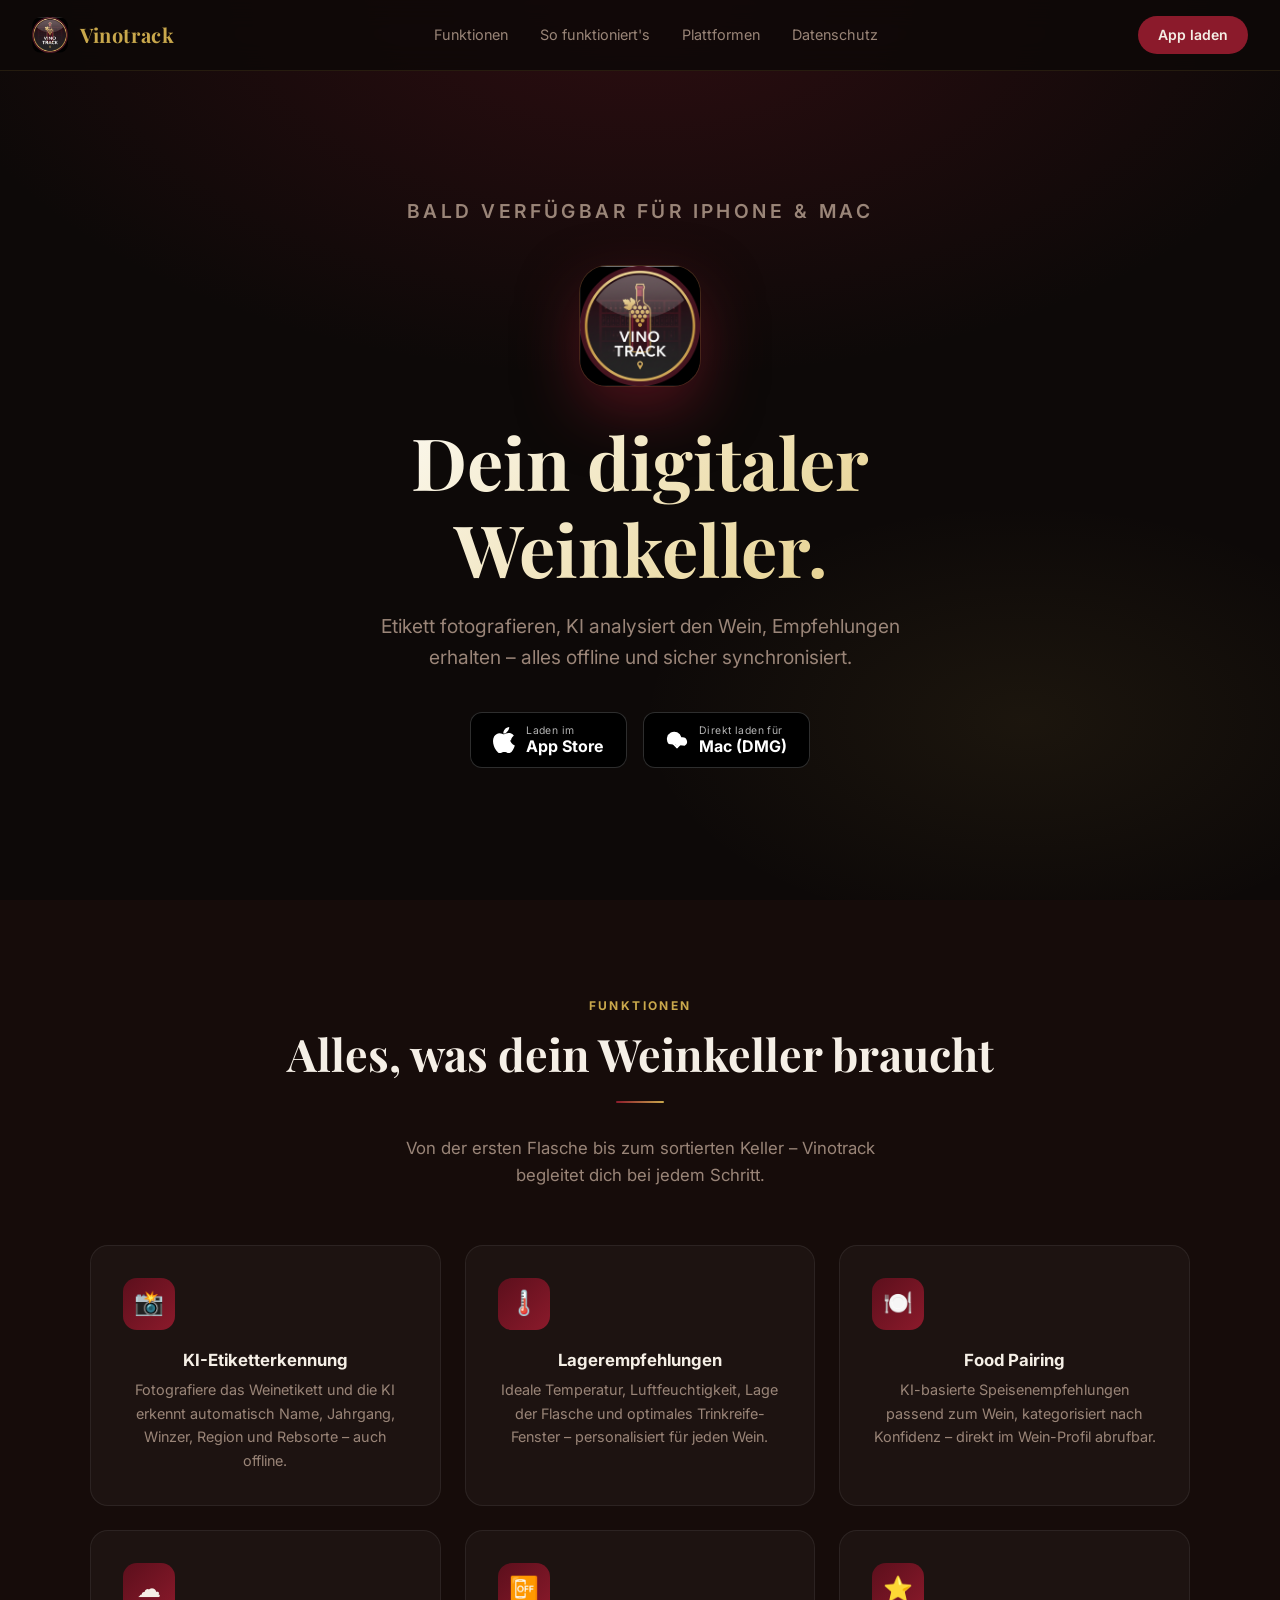
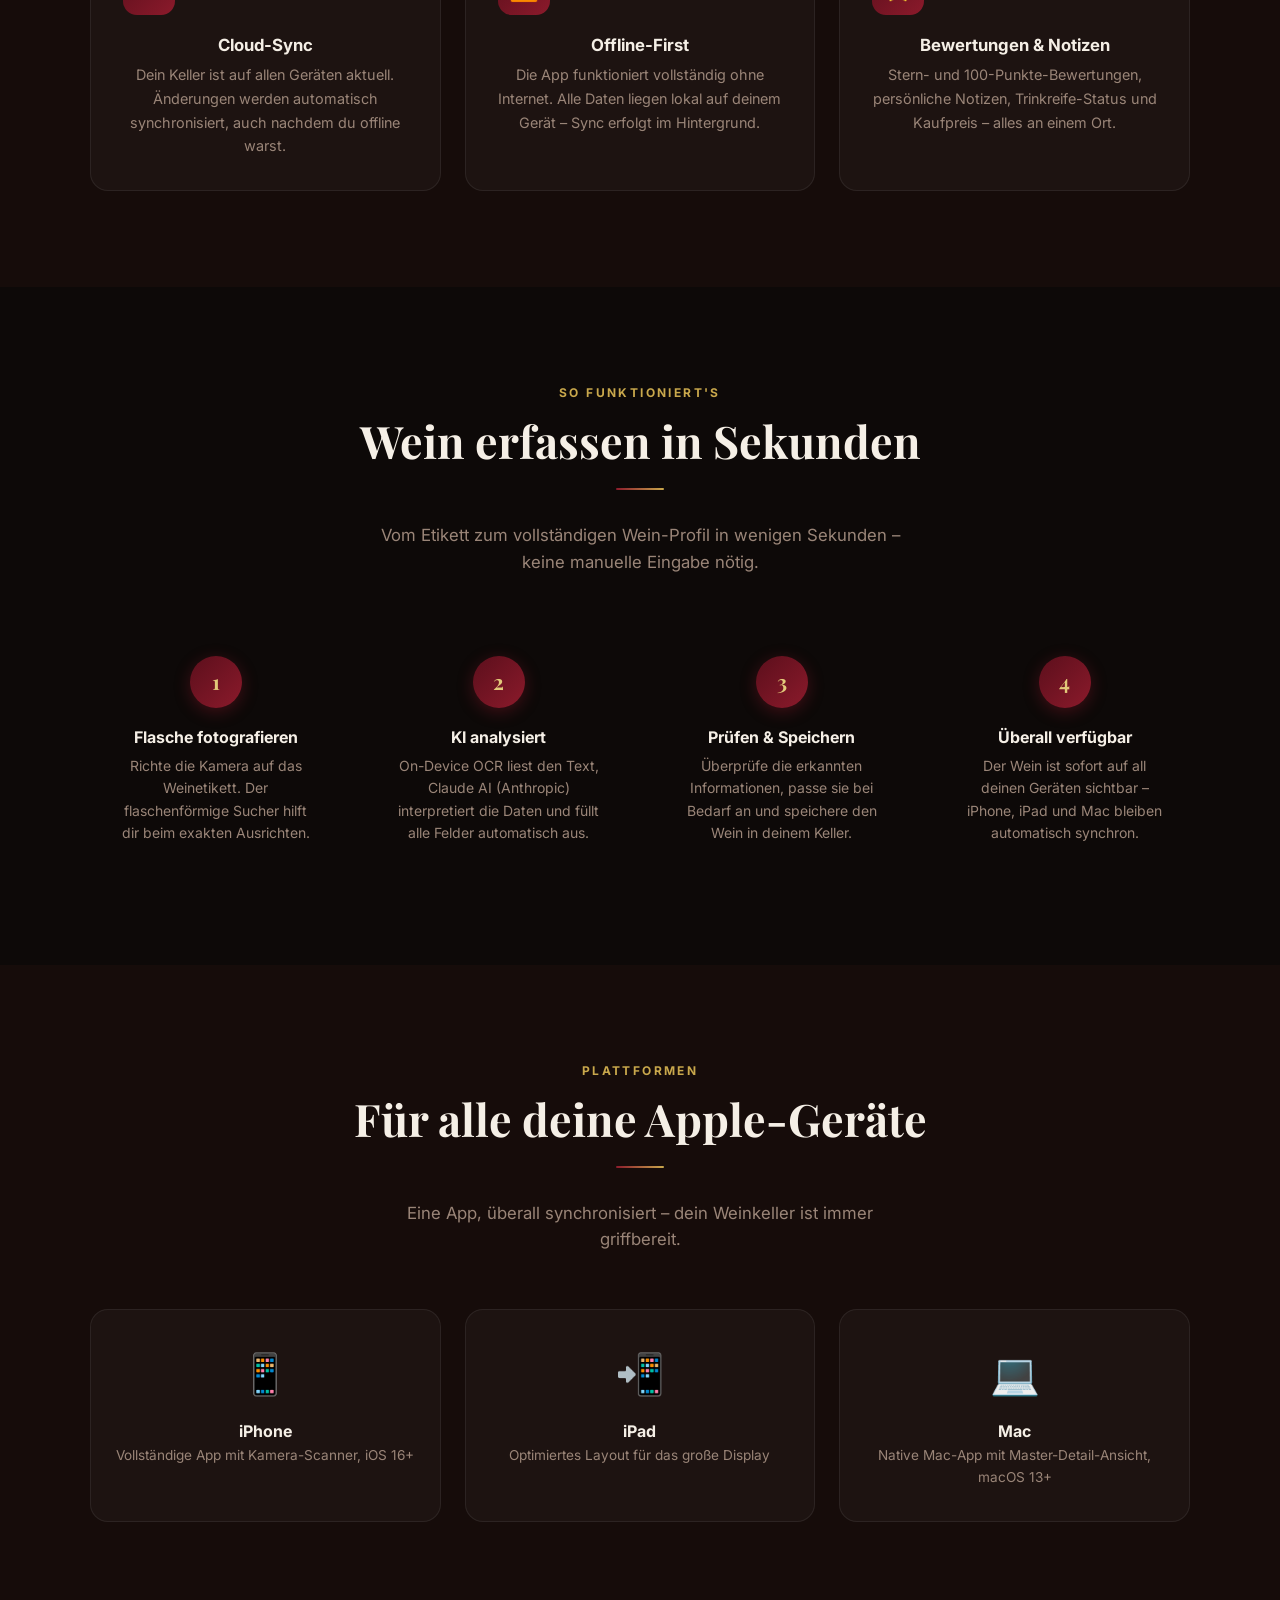
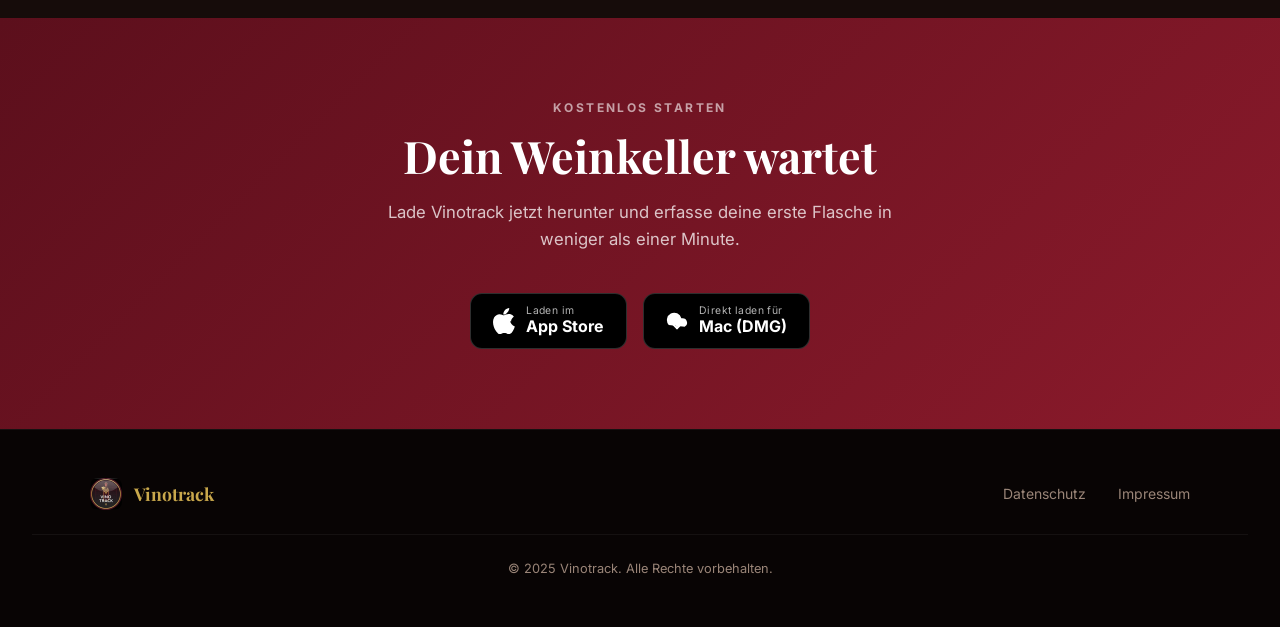
<file: index.html>
<!DOCTYPE html>
<html lang="de">
<head>
  <meta charset="UTF-8" />
  <meta name="viewport" content="width=device-width, initial-scale=1.0" />
  <title>Vinotrack – Dein KI-Weinkeller</title>
  <meta name="description" content="Vinotrack ist die smarte Weinverwaltungs-App mit KI-Etiketterkennung, Lagerempfehlungen, Food-Pairing und geräteübergreifendem Cloud-Sync. Für iPhone und Mac." />
  <meta name="theme-color" content="#8B1A2B" />

  <!-- Open Graph -->
  <meta property="og:type" content="website" />
  <meta property="og:url" content="https://vinotrack.de/" />
  <meta property="og:title" content="Vinotrack – Dein KI-Weinkeller" />
  <meta property="og:description" content="Weinflaschen scannen, KI-Empfehlungen erhalten, Keller verwalten. Für iPhone und Mac." />
  <meta property="og:image" content="https://vinotrack.de/assets/images/app-icon.png" />

  <!-- Fonts -->
  <link rel="preconnect" href="https://fonts.googleapis.com" />
  <link rel="preconnect" href="https://fonts.gstatic.com" crossorigin />
  <link href="https://fonts.googleapis.com/css2?family=Inter:wght@400;500;600;700&family=Playfair+Display:wght@700;800&display=swap" rel="stylesheet" />

  <link rel="icon" type="image/png" href="assets/images/app-icon.png" />
  <link rel="stylesheet" href="assets/css/style.css" />
</head>
<body>

  <!-- ── Navigation ─────────────────────────────────────────────────────── -->
  <nav>
    <a href="/" class="nav-brand">
      <img src="assets/images/app-icon.png" alt="Vinotrack Icon" />
      <span>Vinotrack</span>
    </a>
    <ul class="nav-links">
      <li><a href="#features">Funktionen</a></li>
      <li><a href="#how">So funktioniert's</a></li>
      <li><a href="#platforms">Plattformen</a></li>
      <li><a href="datenschutz.html">Datenschutz</a></li>
    </ul>
    <a href="#download" class="nav-cta">App laden</a>
  </nav>

  <!-- ── Hero ───────────────────────────────────────────────────────────── -->
  <section class="hero" id="home">
    <div class="hero-bg"></div>
    <div class="hero-content">
      <p class="hero-eyebrow">Bald verfügbar für iPhone & Mac</p>
      <img src="assets/images/app-icon.png" alt="Vinotrack App Icon" class="hero-icon" />
      <h1>Dein digitaler Weinkeller.</h1>
      <p>Etikett fotografieren, KI analysiert den Wein, Empfehlungen erhalten – alles offline und sicher synchronisiert.</p>
      <div class="store-badges" id="download">
        <!-- Ersetze # durch den echten App Store Link sobald verfügbar -->
        <a href="#" class="badge" aria-label="Im App Store laden">
          <svg width="22" height="26" viewBox="0 0 22 26" fill="white" xmlns="http://www.w3.org/2000/svg">
            <path d="M18.07 13.77c-.03-3.35 2.74-4.97 2.87-5.05-1.57-2.28-4-2.6-4.86-2.63-2.06-.21-4.03 1.22-5.08 1.22-1.05 0-2.67-1.19-4.39-1.16-2.25.04-4.33 1.31-5.49 3.31-2.34 4.07-.6 10.07 1.68 13.37 1.12 1.62 2.45 3.44 4.2 3.37 1.69-.07 2.33-1.09 4.38-1.09 2.05 0 2.63 1.09 4.42 1.06 1.82-.03 2.97-1.64 4.08-3.27.9-1.31 1.56-2.79 1.95-4.32-2.62-1.02-4.76-4.01-4.76-5.81zM14.75 3.9C15.72 2.73 16.37 1.1 16.19 0c-1.47.06-3.27.99-4.28 2.13-.94 1.08-1.77 2.73-1.55 4.31 1.61.12 3.27-.8 4.39-2.54z"/>
          </svg>
          <span class="badge-text">
            <small>Laden im</small>
            <strong>App Store</strong>
          </span>
        </a>
        <!-- Mac Direct Download (bis Mac App Store verfügbar) -->
        <a href=" https://github.com/ruehlingdaniel/vinotrack-webseite/releases/latest/download/Vinotrack-1.0.0-macOS.dmg" class="badge" aria-label="Für Mac herunterladen">
          <svg width="22" height="22" viewBox="0 0 24 24" fill="white" xmlns="http://www.w3.org/2000/svg">
            <path d="M20.39 18.39A5 5 0 0 0 18 9h-1.26A8 8 0 1 0 3 16.3"/>
            <polyline points="16 16 12 20 8 16" stroke="white" stroke-width="2" fill="none" stroke-linecap="round" stroke-linejoin="round"/>
            <line x1="12" y1="20" x2="12" y2="10" stroke="white" stroke-width="2" stroke-linecap="round"/>
          </svg>
          <span class="badge-text">
            <small>Direkt laden für</small>
            <strong>Mac (DMG)</strong>
          </span>
        </a>
      </div>
    </div>
  </section>

  <!-- ── Features ───────────────────────────────────────────────────────── -->
  <section id="features">
    <div class="container text-center">
      <p class="section-label">Funktionen</p>
      <h2 class="section-title">Alles, was dein Weinkeller braucht</h2>
      <div class="divider"></div>
      <p class="section-sub">Von der ersten Flasche bis zum sortierten Keller – Vinotrack begleitet dich bei jedem Schritt.</p>

      <div class="features-grid">
        <div class="feature-card">
          <div class="feature-icon">📸</div>
          <h3>KI-Etiketterkennung</h3>
          <p>Fotografiere das Weinetikett und die KI erkennt automatisch Name, Jahrgang, Winzer, Region und Rebsorte – auch offline.</p>
        </div>
        <div class="feature-card">
          <div class="feature-icon">🌡️</div>
          <h3>Lagerempfehlungen</h3>
          <p>Ideale Temperatur, Luftfeuchtigkeit, Lage der Flasche und optimales Trinkreife-Fenster – personalisiert für jeden Wein.</p>
        </div>
        <div class="feature-card">
          <div class="feature-icon">🍽️</div>
          <h3>Food Pairing</h3>
          <p>KI-basierte Speisenempfehlungen passend zum Wein, kategorisiert nach Konfidenz – direkt im Wein-Profil abrufbar.</p>
        </div>
        <div class="feature-card">
          <div class="feature-icon">☁️</div>
          <h3>Cloud-Sync</h3>
          <p>Dein Keller ist auf allen Geräten aktuell. Änderungen werden automatisch synchronisiert, auch nachdem du offline warst.</p>
        </div>
        <div class="feature-card">
          <div class="feature-icon">📴</div>
          <h3>Offline-First</h3>
          <p>Die App funktioniert vollständig ohne Internet. Alle Daten liegen lokal auf deinem Gerät – Sync erfolgt im Hintergrund.</p>
        </div>
        <div class="feature-card">
          <div class="feature-icon">⭐</div>
          <h3>Bewertungen & Notizen</h3>
          <p>Stern- und 100-Punkte-Bewertungen, persönliche Notizen, Trinkreife-Status und Kaufpreis – alles an einem Ort.</p>
        </div>
      </div>
    </div>
  </section>

  <!-- ── How it works ───────────────────────────────────────────────────── -->
  <section id="how">
    <div class="container text-center">
      <p class="section-label">So funktioniert's</p>
      <h2 class="section-title">Wein erfassen in Sekunden</h2>
      <div class="divider"></div>
      <p class="section-sub">Vom Etikett zum vollständigen Wein-Profil in wenigen Sekunden – keine manuelle Eingabe nötig.</p>

      <div class="steps">
        <div class="step">
          <div class="step-number">1</div>
          <h3>Flasche fotografieren</h3>
          <p>Richte die Kamera auf das Weinetikett. Der flaschenförmige Sucher hilft dir beim exakten Ausrichten.</p>
        </div>
        <div class="step">
          <div class="step-number">2</div>
          <h3>KI analysiert</h3>
          <p>On-Device OCR liest den Text, Claude AI (Anthropic) interpretiert die Daten und füllt alle Felder automatisch aus.</p>
        </div>
        <div class="step">
          <div class="step-number">3</div>
          <h3>Prüfen & Speichern</h3>
          <p>Überprüfe die erkannten Informationen, passe sie bei Bedarf an und speichere den Wein in deinem Keller.</p>
        </div>
        <div class="step">
          <div class="step-number">4</div>
          <h3>Überall verfügbar</h3>
          <p>Der Wein ist sofort auf all deinen Geräten sichtbar – iPhone, iPad und Mac bleiben automatisch synchron.</p>
        </div>
      </div>
    </div>
  </section>

  <!-- ── Platforms ──────────────────────────────────────────────────────── -->
  <section id="platforms">
    <div class="container text-center">
      <p class="section-label">Plattformen</p>
      <h2 class="section-title">Für alle deine Apple-Geräte</h2>
      <div class="divider"></div>
      <p class="section-sub">Eine App, überall synchronisiert – dein Weinkeller ist immer griffbereit.</p>

      <div class="platform-grid">
        <div class="platform-card">
          <div class="icon">📱</div>
          <h3>iPhone</h3>
          <p>Vollständige App mit Kamera-Scanner, iOS 16+</p>
        </div>
        <div class="platform-card">
          <div class="icon">📲</div>
          <h3>iPad</h3>
          <p>Optimiertes Layout für das große Display</p>
        </div>
        <div class="platform-card">
          <div class="icon">💻</div>
          <h3>Mac</h3>
          <p>Native Mac-App mit Master-Detail-Ansicht, macOS 13+</p>
        </div>
      </div>
    </div>
  </section>

  <!-- ── CTA ────────────────────────────────────────────────────────────── -->
  <section id="cta">
    <div class="container text-center">
      <p class="section-label">Kostenlos starten</p>
      <h2 class="section-title">Dein Weinkeller wartet</h2>
      <p class="section-sub">Lade Vinotrack jetzt herunter und erfasse deine erste Flasche in weniger als einer Minute.</p>
      <div class="store-badges">
        <a href="#" class="badge">
          <svg width="22" height="26" viewBox="0 0 22 26" fill="white" xmlns="http://www.w3.org/2000/svg">
            <path d="M18.07 13.77c-.03-3.35 2.74-4.97 2.87-5.05-1.57-2.28-4-2.6-4.86-2.63-2.06-.21-4.03 1.22-5.08 1.22-1.05 0-2.67-1.19-4.39-1.16-2.25.04-4.33 1.31-5.49 3.31-2.34 4.07-.6 10.07 1.68 13.37 1.12 1.62 2.45 3.44 4.2 3.37 1.69-.07 2.33-1.09 4.38-1.09 2.05 0 2.63 1.09 4.42 1.06 1.82-.03 2.97-1.64 4.08-3.27.9-1.31 1.56-2.79 1.95-4.32-2.62-1.02-4.76-4.01-4.76-5.81zM14.75 3.9C15.72 2.73 16.37 1.1 16.19 0c-1.47.06-3.27.99-4.28 2.13-.94 1.08-1.77 2.73-1.55 4.31 1.61.12 3.27-.8 4.39-2.54z"/>
          </svg>
          <span class="badge-text"><small>Laden im</small><strong>App Store</strong></span>
        </a>
        <a href="https://github.com/ruehlingdaniel/vinotrack-webseite/releases/latest/download/Vinotrack-1.0.0-macOS.dmg" class="badge">
          <svg width="22" height="22" viewBox="0 0 24 24" fill="white" xmlns="http://www.w3.org/2000/svg">
            <path d="M20.39 18.39A5 5 0 0 0 18 9h-1.26A8 8 0 1 0 3 16.3"/>
            <polyline points="16 16 12 20 8 16" stroke="white" stroke-width="2" fill="none" stroke-linecap="round" stroke-linejoin="round"/>
            <line x1="12" y1="20" x2="12" y2="10" stroke="white" stroke-width="2" stroke-linecap="round"/>
          </svg>
          <span class="badge-text"><small>Direkt laden für</small><strong>Mac (DMG)</strong></span>
        </a>
      </div>
    </div>
  </section>

  <!-- ── Footer ─────────────────────────────────────────────────────────── -->
  <footer>
    <div class="footer-inner">
      <div class="footer-brand">
        <img src="assets/images/app-icon.png" alt="Vinotrack" />
        <span>Vinotrack</span>
      </div>
      <ul class="footer-links">
        <li><a href="datenschutz.html">Datenschutz</a></li>
        <li><a href="impressum.html">Impressum</a></li>
      </ul>
    </div>
    <p class="footer-copy">© 2025 Vinotrack. Alle Rechte vorbehalten.</p>
  </footer>

</body>
</html>
</file>
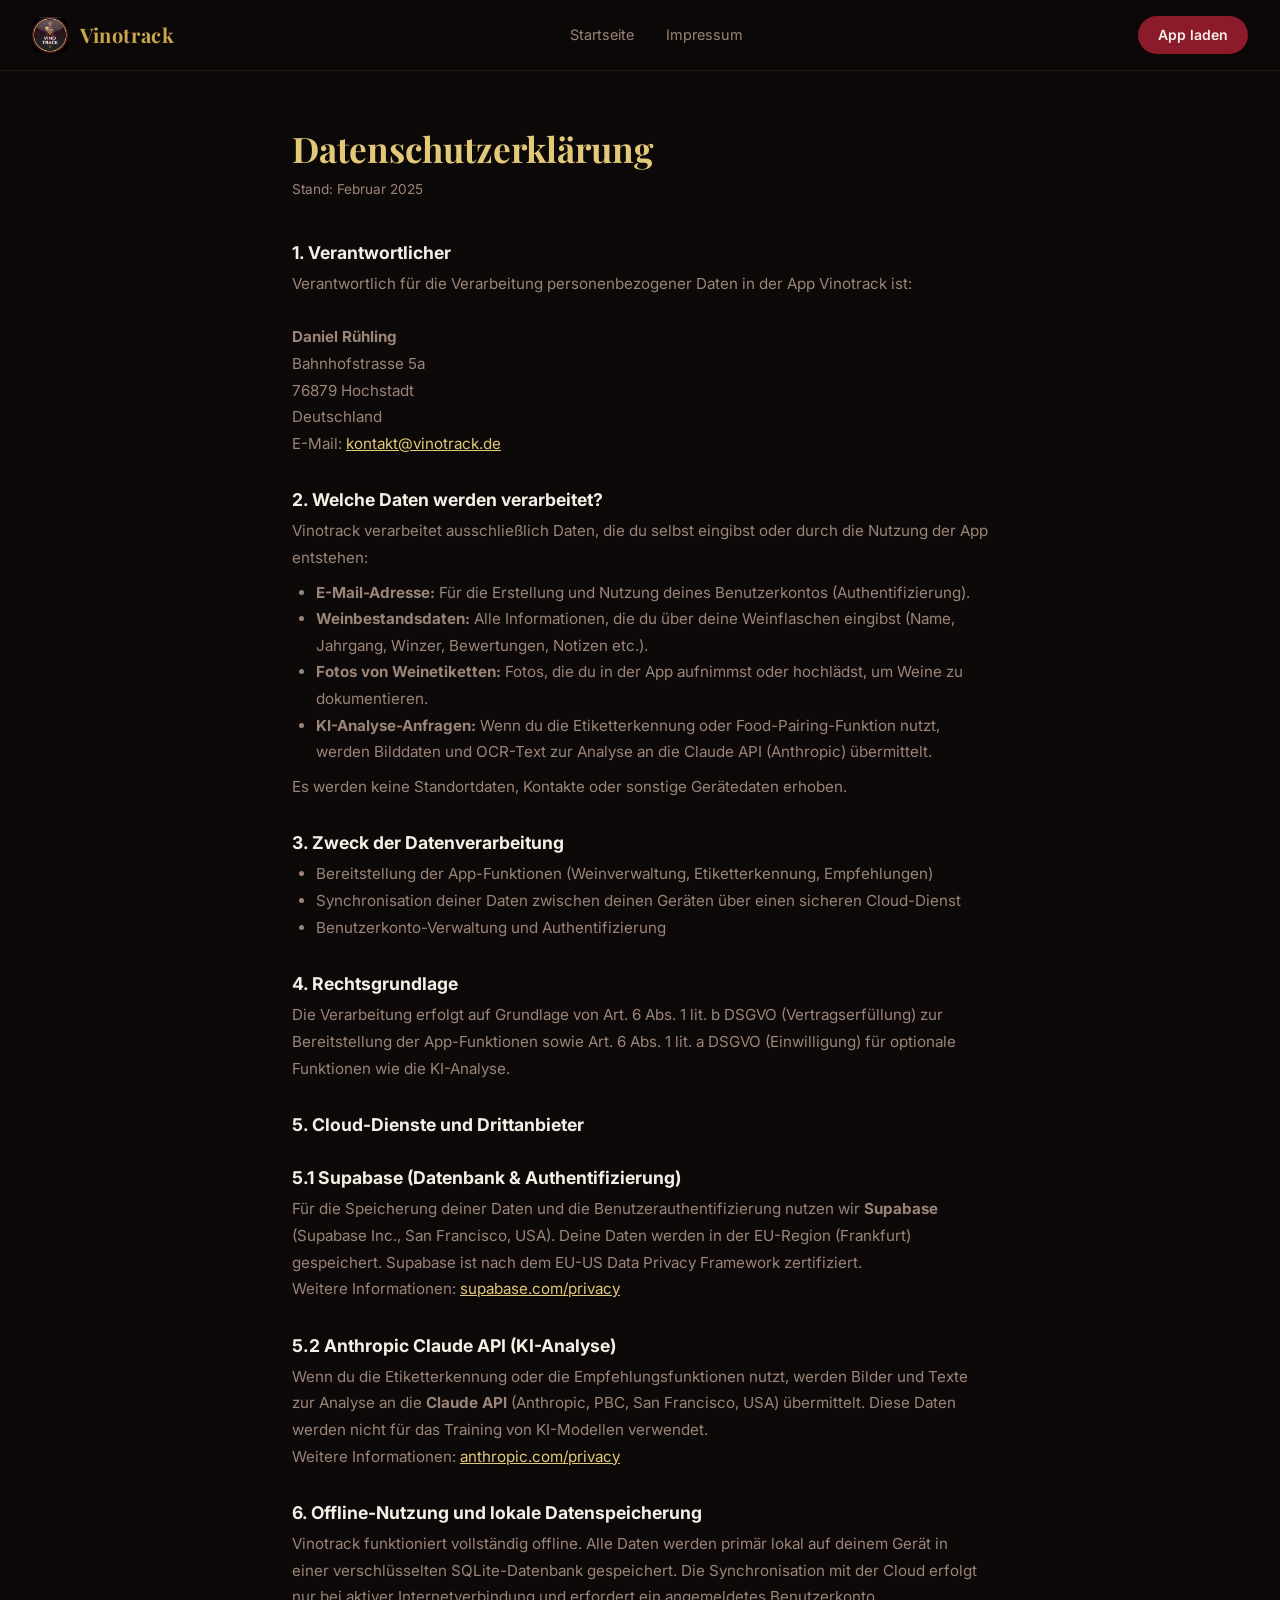
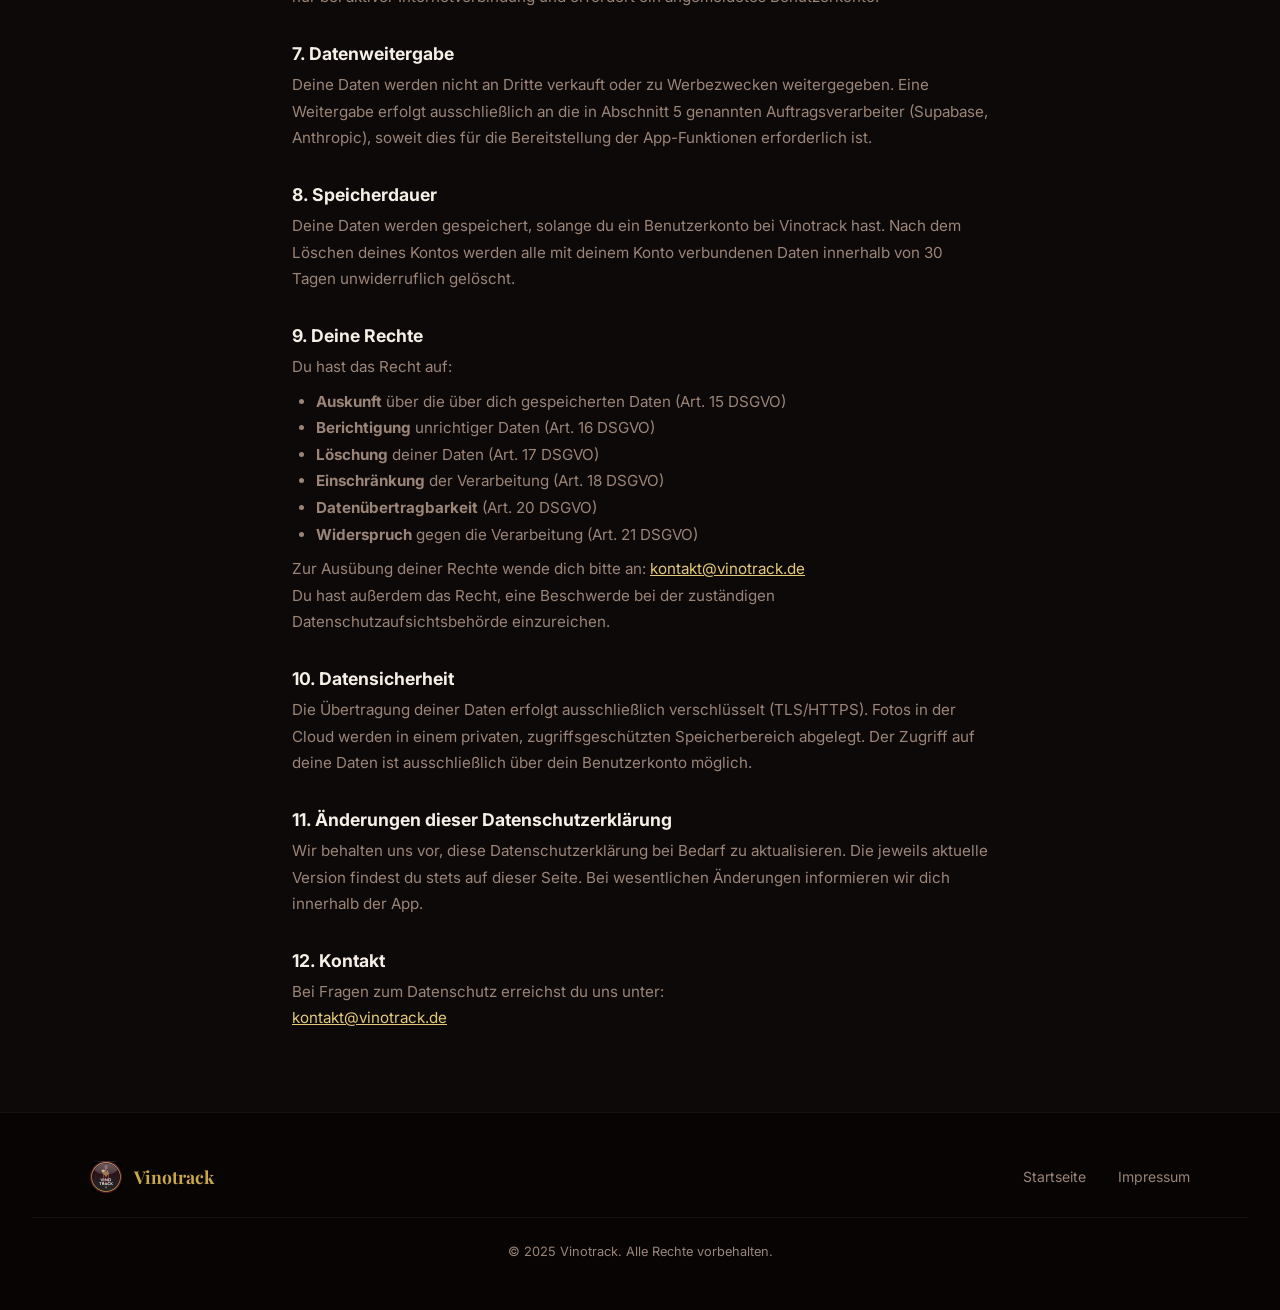
<file: datenschutz.html>
<!DOCTYPE html>
<html lang="de">
<head>
  <meta charset="UTF-8" />
  <meta name="viewport" content="width=device-width, initial-scale=1.0" />
  <title>Datenschutzerklärung – Vinotrack</title>
  <meta name="robots" content="noindex" />
  <link rel="preconnect" href="https://fonts.googleapis.com" />
  <link rel="preconnect" href="https://fonts.gstatic.com" crossorigin />
  <link href="https://fonts.googleapis.com/css2?family=Inter:wght@400;500;600;700&family=Playfair+Display:wght@700&display=swap" rel="stylesheet" />
  <link rel="icon" type="image/png" href="assets/images/app-icon.png" />
  <link rel="stylesheet" href="assets/css/style.css" />
</head>
<body>

  <nav>
    <a href="/" class="nav-brand">
      <img src="assets/images/app-icon.png" alt="Vinotrack" />
      <span>Vinotrack</span>
    </a>
    <ul class="nav-links">
      <li><a href="/">Startseite</a></li>
      <li><a href="impressum.html">Impressum</a></li>
    </ul>
    <a href="/#download" class="nav-cta">App laden</a>
  </nav>

  <div class="legal-page">
    <h1>Datenschutzerklärung</h1>
    <p class="updated">Stand: Februar 2025</p>

    <h2>1. Verantwortlicher</h2>
    <p>
      Verantwortlich für die Verarbeitung personenbezogener Daten in der App Vinotrack ist:<br /><br />
      <!-- TODO: Trage hier deinen Namen und deine Adresse ein -->
      <strong>Daniel Rühling</strong><br />
      Bahnhofstrasse 5a<br />
      76879 Hochstadt<br />
      Deutschland<br />
      E-Mail: <a href="mailto:kontakt@ruehling.me">kontakt@vinotrack.de</a>
    </p>

    <h2>2. Welche Daten werden verarbeitet?</h2>
    <p>Vinotrack verarbeitet ausschließlich Daten, die du selbst eingibst oder durch die Nutzung der App entstehen:</p>
    <ul>
      <li><strong>E-Mail-Adresse:</strong> Für die Erstellung und Nutzung deines Benutzerkontos (Authentifizierung).</li>
      <li><strong>Weinbestandsdaten:</strong> Alle Informationen, die du über deine Weinflaschen eingibst (Name, Jahrgang, Winzer, Bewertungen, Notizen etc.).</li>
      <li><strong>Fotos von Weinetiketten:</strong> Fotos, die du in der App aufnimmst oder hochlädst, um Weine zu dokumentieren.</li>
      <li><strong>KI-Analyse-Anfragen:</strong> Wenn du die Etiketterkennung oder Food-Pairing-Funktion nutzt, werden Bilddaten und OCR-Text zur Analyse an die Claude API (Anthropic) übermittelt.</li>
    </ul>
    <p>Es werden keine Standortdaten, Kontakte oder sonstige Gerätedaten erhoben.</p>

    <h2>3. Zweck der Datenverarbeitung</h2>
    <ul>
      <li>Bereitstellung der App-Funktionen (Weinverwaltung, Etiketterkennung, Empfehlungen)</li>
      <li>Synchronisation deiner Daten zwischen deinen Geräten über einen sicheren Cloud-Dienst</li>
      <li>Benutzerkonto-Verwaltung und Authentifizierung</li>
    </ul>

    <h2>4. Rechtsgrundlage</h2>
    <p>
      Die Verarbeitung erfolgt auf Grundlage von Art. 6 Abs. 1 lit. b DSGVO (Vertragserfüllung) zur Bereitstellung der App-Funktionen sowie Art. 6 Abs. 1 lit. a DSGVO (Einwilligung) für optionale Funktionen wie die KI-Analyse.
    </p>

    <h2>5. Cloud-Dienste und Drittanbieter</h2>

    <h2>5.1 Supabase (Datenbank &amp; Authentifizierung)</h2>
    <p>
      Für die Speicherung deiner Daten und die Benutzerauthentifizierung nutzen wir <strong>Supabase</strong> (Supabase Inc., San Francisco, USA). Deine Daten werden in der EU-Region (Frankfurt) gespeichert. Supabase ist nach dem EU-US Data Privacy Framework zertifiziert.
    </p>
    <p>Weitere Informationen: <a href="https://supabase.com/privacy" target="_blank" rel="noopener">supabase.com/privacy</a></p>

    <h2>5.2 Anthropic Claude API (KI-Analyse)</h2>
    <p>
      Wenn du die Etiketterkennung oder die Empfehlungsfunktionen nutzt, werden Bilder und Texte zur Analyse an die <strong>Claude API</strong> (Anthropic, PBC, San Francisco, USA) übermittelt. Diese Daten werden nicht für das Training von KI-Modellen verwendet.
    </p>
    <p>Weitere Informationen: <a href="https://www.anthropic.com/privacy" target="_blank" rel="noopener">anthropic.com/privacy</a></p>

    <h2>6. Offline-Nutzung und lokale Datenspeicherung</h2>
    <p>
      Vinotrack funktioniert vollständig offline. Alle Daten werden primär lokal auf deinem Gerät in einer verschlüsselten SQLite-Datenbank gespeichert. Die Synchronisation mit der Cloud erfolgt nur bei aktiver Internetverbindung und erfordert ein angemeldetes Benutzerkonto.
    </p>

    <h2>7. Datenweitergabe</h2>
    <p>
      Deine Daten werden nicht an Dritte verkauft oder zu Werbezwecken weitergegeben. Eine Weitergabe erfolgt ausschließlich an die in Abschnitt 5 genannten Auftragsverarbeiter (Supabase, Anthropic), soweit dies für die Bereitstellung der App-Funktionen erforderlich ist.
    </p>

    <h2>8. Speicherdauer</h2>
    <p>
      Deine Daten werden gespeichert, solange du ein Benutzerkonto bei Vinotrack hast. Nach dem Löschen deines Kontos werden alle mit deinem Konto verbundenen Daten innerhalb von 30 Tagen unwiderruflich gelöscht.
    </p>

    <h2>9. Deine Rechte</h2>
    <p>Du hast das Recht auf:</p>
    <ul>
      <li><strong>Auskunft</strong> über die über dich gespeicherten Daten (Art. 15 DSGVO)</li>
      <li><strong>Berichtigung</strong> unrichtiger Daten (Art. 16 DSGVO)</li>
      <li><strong>Löschung</strong> deiner Daten (Art. 17 DSGVO)</li>
      <li><strong>Einschränkung</strong> der Verarbeitung (Art. 18 DSGVO)</li>
      <li><strong>Datenübertragbarkeit</strong> (Art. 20 DSGVO)</li>
      <li><strong>Widerspruch</strong> gegen die Verarbeitung (Art. 21 DSGVO)</li>
    </ul>
    <p>
      Zur Ausübung deiner Rechte wende dich bitte an: <a href="mailto:kontakt@vinotrack.de">kontakt@vinotrack.de</a><br />
      Du hast außerdem das Recht, eine Beschwerde bei der zuständigen Datenschutzaufsichtsbehörde einzureichen.
    </p>

    <h2>10. Datensicherheit</h2>
    <p>
      Die Übertragung deiner Daten erfolgt ausschließlich verschlüsselt (TLS/HTTPS). Fotos in der Cloud werden in einem privaten, zugriffsgeschützten Speicherbereich abgelegt. Der Zugriff auf deine Daten ist ausschließlich über dein Benutzerkonto möglich.
    </p>

    <h2>11. Änderungen dieser Datenschutzerklärung</h2>
    <p>
      Wir behalten uns vor, diese Datenschutzerklärung bei Bedarf zu aktualisieren. Die jeweils aktuelle Version findest du stets auf dieser Seite. Bei wesentlichen Änderungen informieren wir dich innerhalb der App.
    </p>

    <h2>12. Kontakt</h2>
    <p>
      Bei Fragen zum Datenschutz erreichst du uns unter:<br />
      <a href="mailto:kontakt@vinotrack.de">kontakt@vinotrack.de</a>
    </p>
  </div>

  <footer>
    <div class="footer-inner">
      <div class="footer-brand">
        <img src="assets/images/app-icon.png" alt="Vinotrack" />
        <span>Vinotrack</span>
      </div>
      <ul class="footer-links">
        <li><a href="/">Startseite</a></li>
        <li><a href="impressum.html">Impressum</a></li>
      </ul>
    </div>
    <p class="footer-copy">© 2025 Vinotrack. Alle Rechte vorbehalten.</p>
  </footer>

</body>
</html>
</file>
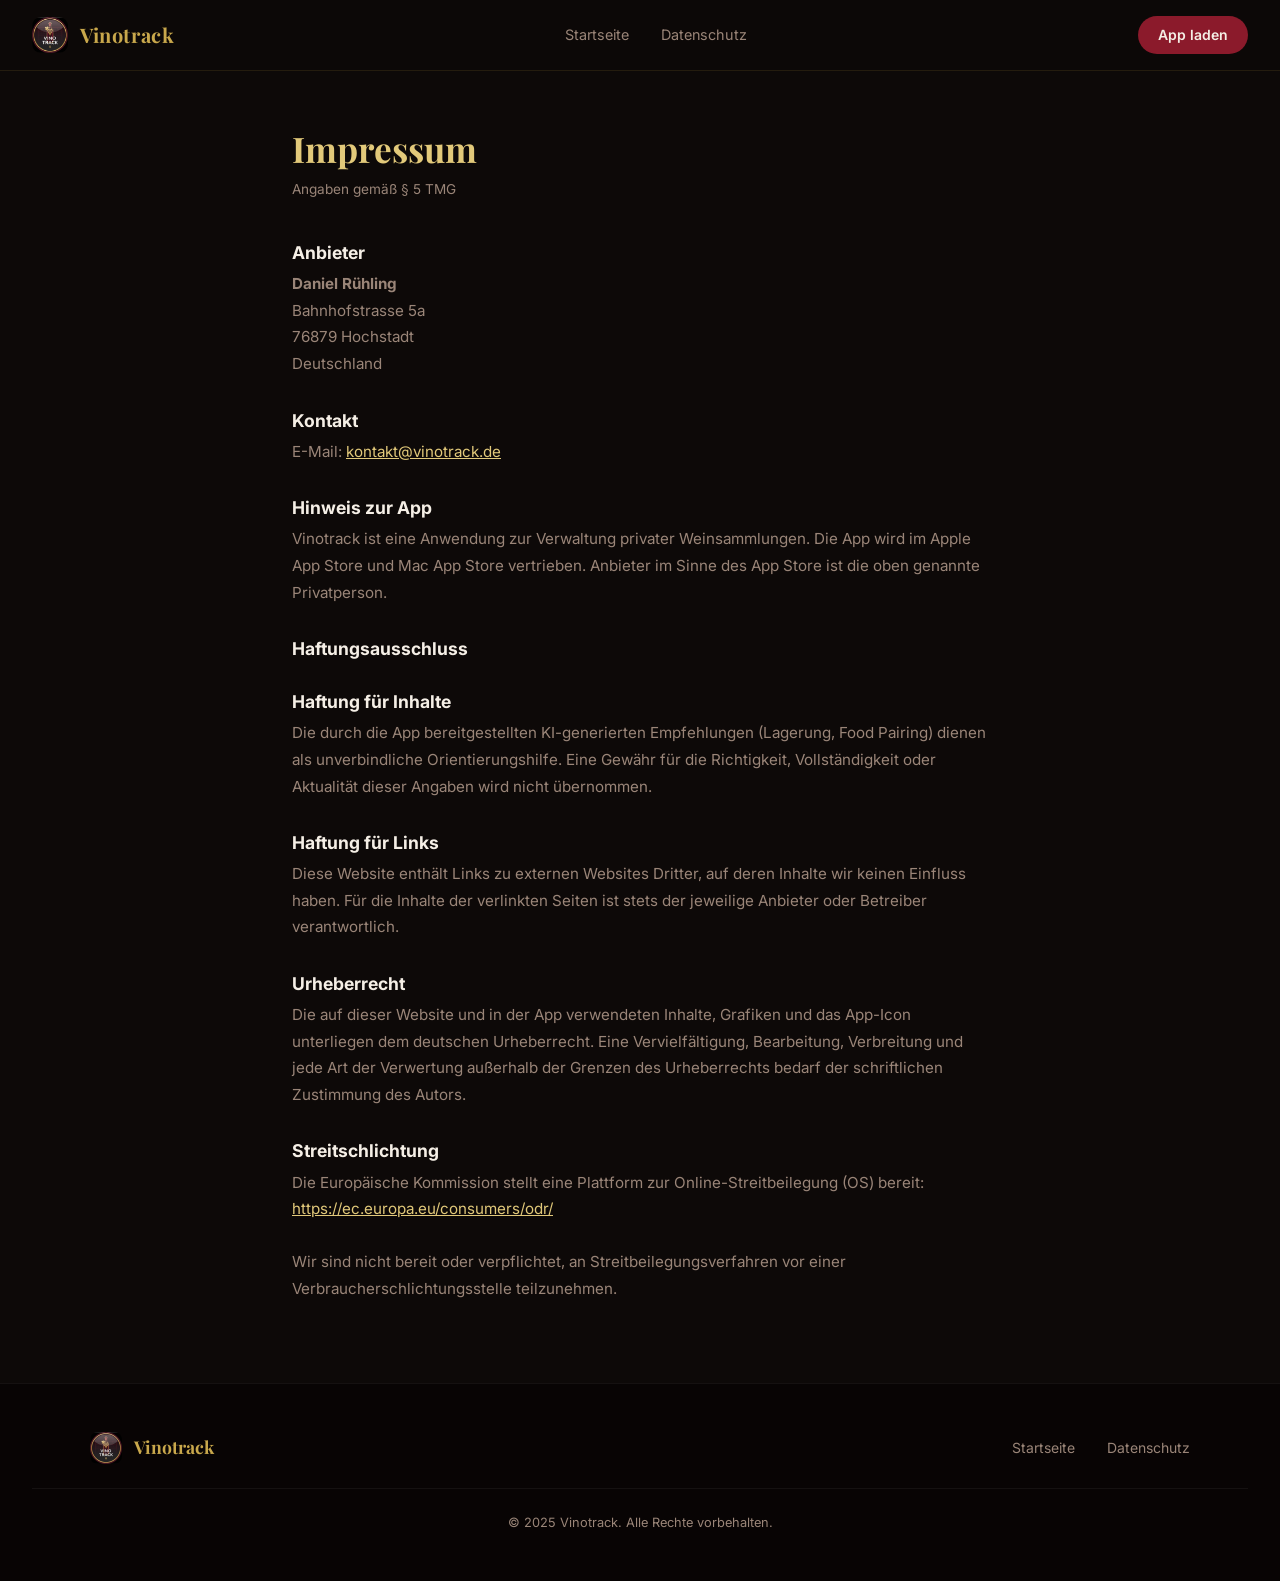
<file: impressum.html>
<!DOCTYPE html>
<html lang="de">
<head>
  <meta charset="UTF-8" />
  <meta name="viewport" content="width=device-width, initial-scale=1.0" />
  <title>Impressum – Vinotrack</title>
  <meta name="robots" content="noindex" />
  <link rel="preconnect" href="https://fonts.googleapis.com" />
  <link rel="preconnect" href="https://fonts.gstatic.com" crossorigin />
  <link href="https://fonts.googleapis.com/css2?family=Inter:wght@400;500;600;700&family=Playfair+Display:wght@700&display=swap" rel="stylesheet" />
  <link rel="icon" type="image/png" href="assets/images/app-icon.png" />
  <link rel="stylesheet" href="assets/css/style.css" />
</head>
<body>

  <nav>
    <a href="/" class="nav-brand">
      <img src="assets/images/app-icon.png" alt="Vinotrack" />
      <span>Vinotrack</span>
    </a>
    <ul class="nav-links">
      <li><a href="/">Startseite</a></li>
      <li><a href="datenschutz.html">Datenschutz</a></li>
    </ul>
    <a href="/#download" class="nav-cta">App laden</a>
  </nav>

  <div class="legal-page">
    <h1>Impressum</h1>
    <p class="updated">Angaben gemäß § 5 TMG</p>

    <h2>Anbieter</h2>
    <p>
      <!-- TODO: Trage hier deinen vollständigen Namen und deine Adresse ein -->
      <strong>Daniel Rühling</strong><br />
      Bahnhofstrasse 5a<br />
      76879 Hochstadt<br />
      Deutschland
    </p>

    <h2>Kontakt</h2>
    <p>
      E-Mail: <a href="mailto:kontakt@ruehling.me">kontakt@vinotrack.de</a>
    </p>

    <h2>Hinweis zur App</h2>
    <p>
      Vinotrack ist eine Anwendung zur Verwaltung privater Weinsammlungen. Die App wird im Apple App Store und Mac App Store vertrieben. Anbieter im Sinne des App Store ist die oben genannte Privatperson.
    </p>

    <h2>Haftungsausschluss</h2>

    <h2>Haftung für Inhalte</h2>
    <p>
      Die durch die App bereitgestellten KI-generierten Empfehlungen (Lagerung, Food Pairing) dienen als unverbindliche Orientierungshilfe. Eine Gewähr für die Richtigkeit, Vollständigkeit oder Aktualität dieser Angaben wird nicht übernommen.
    </p>

    <h2>Haftung für Links</h2>
    <p>
      Diese Website enthält Links zu externen Websites Dritter, auf deren Inhalte wir keinen Einfluss haben. Für die Inhalte der verlinkten Seiten ist stets der jeweilige Anbieter oder Betreiber verantwortlich.
    </p>

    <h2>Urheberrecht</h2>
    <p>
      Die auf dieser Website und in der App verwendeten Inhalte, Grafiken und das App-Icon unterliegen dem deutschen Urheberrecht. Eine Vervielfältigung, Bearbeitung, Verbreitung und jede Art der Verwertung außerhalb der Grenzen des Urheberrechts bedarf der schriftlichen Zustimmung des Autors.
    </p>

    <h2>Streitschlichtung</h2>
    <p>
      Die Europäische Kommission stellt eine Plattform zur Online-Streitbeilegung (OS) bereit:<br />
      <a href="https://ec.europa.eu/consumers/odr/" target="_blank" rel="noopener">https://ec.europa.eu/consumers/odr/</a><br /><br />
      Wir sind nicht bereit oder verpflichtet, an Streitbeilegungsverfahren vor einer Verbraucherschlichtungsstelle teilzunehmen.
    </p>
  </div>

  <footer>
    <div class="footer-inner">
      <div class="footer-brand">
        <img src="assets/images/app-icon.png" alt="Vinotrack" />
        <span>Vinotrack</span>
      </div>
      <ul class="footer-links">
        <li><a href="/">Startseite</a></li>
        <li><a href="datenschutz.html">Datenschutz</a></li>
      </ul>
    </div>
    <p class="footer-copy">© 2025 Vinotrack. Alle Rechte vorbehalten.</p>
  </footer>

</body>
</html>
</file>
<file: assets/css/style.css>
/* ── Reset & Base ───────────────────────────────────────────────────────── */
*, *::before, *::after { box-sizing: border-box; margin: 0; padding: 0; }

:root {
  --wine:   #8B1A2B;
  --wine-dark: #5C0F1C;
  --gold:   #C9A84C;
  --gold-light: #E2C97A;
  --bg:     #0D0908;
  --bg2:    #160C0A;
  --text:   #F5EFE6;
  --muted:  #9A8578;
  --radius: 18px;
}

html { scroll-behavior: smooth; }

body {
  font-family: 'Inter', system-ui, -apple-system, sans-serif;
  background: var(--bg);
  color: var(--text);
  line-height: 1.6;
  overflow-x: hidden;
}

h1, h2, h3 {
  font-family: 'Playfair Display', Georgia, serif;
  line-height: 1.2;
}

a { color: inherit; text-decoration: none; }

img { display: block; max-width: 100%; }

/* ── Nav ────────────────────────────────────────────────────────────────── */
nav {
  position: fixed;
  top: 0; left: 0; right: 0;
  z-index: 100;
  display: flex;
  align-items: center;
  justify-content: space-between;
  padding: 1rem 2rem;
  background: rgba(13, 9, 8, 0.85);
  backdrop-filter: blur(14px);
  -webkit-backdrop-filter: blur(14px);
  border-bottom: 1px solid rgba(201,168,76,0.12);
}

.nav-brand {
  display: flex;
  align-items: center;
  gap: 0.75rem;
}

.nav-brand img {
  width: 36px;
  height: 36px;
  border-radius: 9px;
}

.nav-brand span {
  font-family: 'Playfair Display', serif;
  font-size: 1.25rem;
  font-weight: 700;
  color: var(--gold);
  letter-spacing: 0.03em;
}

.nav-links {
  display: flex;
  gap: 2rem;
  list-style: none;
}

.nav-links a {
  font-size: 0.9rem;
  color: var(--muted);
  transition: color 0.2s;
}
.nav-links a:hover { color: var(--text); }

.nav-cta {
  background: var(--wine);
  color: var(--text) !important;
  padding: 0.5rem 1.25rem;
  border-radius: 100px;
  font-weight: 600;
  font-size: 0.875rem !important;
  transition: background 0.2s !important;
}
.nav-cta:hover { background: var(--wine-dark) !important; }

/* ── Hero ───────────────────────────────────────────────────────────────── */
.hero {
  min-height: 100vh;
  display: flex;
  align-items: center;
  justify-content: center;
  text-align: center;
  padding: 8rem 2rem 4rem;
  position: relative;
  overflow: hidden;
}

.hero-bg {
  position: absolute;
  inset: 0;
  background:
    radial-gradient(ellipse 80% 60% at 50% 0%, rgba(139,26,43,0.25) 0%, transparent 70%),
    radial-gradient(ellipse 50% 40% at 80% 80%, rgba(201,168,76,0.08) 0%, transparent 60%);
}

.hero-content {
  position: relative;
  max-width: 700px;
}

.hero-icon {
  width: 120px;
  height: 120px;
  border-radius: 27px;
  margin: 0 auto 2rem;
  box-shadow: 0 24px 60px rgba(139,26,43,0.5), 0 0 0 1px rgba(201,168,76,0.2);
}

.hero-eyebrow {
  font-size: 0.8rem;
  font-weight: 600;
  letter-spacing: 0.18em;
  text-transform: uppercase;
  color: var(--gold);
  margin-bottom: 1rem;
}

.hero h1 {
  font-size: clamp(2.5rem, 7vw, 4.5rem);
  margin-bottom: 1.25rem;
  background: linear-gradient(135deg, #fff 0%, var(--gold-light) 100%);
  -webkit-background-clip: text;
  -webkit-text-fill-color: transparent;
  background-clip: text;
}

.hero p {
  font-size: clamp(1rem, 2.5vw, 1.2rem);
  color: var(--muted);
  max-width: 520px;
  margin: 0 auto 2.5rem;
}

.hero-actions {
  display: flex;
  gap: 1rem;
  justify-content: center;
  flex-wrap: wrap;
}

.btn-primary {
  display: inline-flex;
  align-items: center;
  gap: 0.6rem;
  background: var(--wine);
  color: #fff;
  padding: 0.9rem 1.8rem;
  border-radius: 100px;
  font-weight: 600;
  font-size: 1rem;
  transition: background 0.2s, transform 0.15s, box-shadow 0.2s;
  box-shadow: 0 8px 24px rgba(139,26,43,0.4);
}
.btn-primary:hover {
  background: var(--wine-dark);
  transform: translateY(-2px);
  box-shadow: 0 12px 32px rgba(139,26,43,0.5);
}

.btn-secondary {
  display: inline-flex;
  align-items: center;
  gap: 0.6rem;
  background: rgba(255,255,255,0.06);
  color: var(--text);
  padding: 0.9rem 1.8rem;
  border-radius: 100px;
  font-weight: 500;
  font-size: 1rem;
  border: 1px solid rgba(255,255,255,0.12);
  transition: background 0.2s, transform 0.15s;
}
.btn-secondary:hover {
  background: rgba(255,255,255,0.1);
  transform: translateY(-2px);
}

/* App Store Badges */
.store-badges {
  display: flex;
  gap: 1rem;
  justify-content: center;
  flex-wrap: wrap;
}

.badge {
  display: inline-flex;
  align-items: center;
  gap: 0.7rem;
  background: #000;
  color: #fff;
  padding: 0.7rem 1.4rem;
  border-radius: 12px;
  border: 1px solid rgba(255,255,255,0.18);
  transition: transform 0.15s, border-color 0.2s;
  min-width: 155px;
}
.badge:hover {
  transform: translateY(-2px);
  border-color: rgba(255,255,255,0.35);
}
.badge svg { flex-shrink: 0; }
.badge-text { text-align: left; line-height: 1.2; }
.badge-text small { display: block; font-size: 0.65rem; opacity: 0.7; letter-spacing: 0.04em; }
.badge-text strong { font-size: 1rem; }

/* ── Section Base ───────────────────────────────────────────────────────── */
section { padding: 6rem 2rem; }

.section-label {
  font-size: 0.75rem;
  font-weight: 700;
  letter-spacing: 0.2em;
  text-transform: uppercase;
  color: var(--gold);
  margin-bottom: 0.75rem;
}

.section-title {
  font-size: clamp(1.8rem, 4vw, 2.8rem);
  margin-bottom: 1rem;
}

.section-sub {
  font-size: 1.05rem;
  color: var(--muted);
  max-width: 520px;
}

.container {
  max-width: 1100px;
  margin: 0 auto;
}

.text-center { text-align: center; }
.text-center .section-sub { margin: 0 auto; }

/* ── Features ───────────────────────────────────────────────────────────── */
#features { background: var(--bg2); }

.features-grid {
  display: grid;
  grid-template-columns: repeat(auto-fit, minmax(280px, 1fr));
  gap: 1.5rem;
  margin-top: 3.5rem;
}

.feature-card {
  background: rgba(255,255,255,0.03);
  border: 1px solid rgba(255,255,255,0.07);
  border-radius: var(--radius);
  padding: 2rem;
  transition: border-color 0.2s, transform 0.2s;
}
.feature-card:hover {
  border-color: rgba(201,168,76,0.25);
  transform: translateY(-4px);
}

.feature-icon {
  width: 52px;
  height: 52px;
  border-radius: 14px;
  background: linear-gradient(135deg, var(--wine-dark), var(--wine));
  display: flex;
  align-items: center;
  justify-content: center;
  margin-bottom: 1.25rem;
  font-size: 1.5rem;
}

.feature-card h3 {
  font-family: 'Inter', sans-serif;
  font-size: 1.05rem;
  font-weight: 700;
  margin-bottom: 0.5rem;
}

.feature-card p {
  font-size: 0.9rem;
  color: var(--muted);
  line-height: 1.65;
}

/* ── How it works ───────────────────────────────────────────────────────── */
#how {
  background: var(--bg);
}

.steps {
  display: grid;
  grid-template-columns: repeat(auto-fit, minmax(220px, 1fr));
  gap: 2rem;
  margin-top: 3.5rem;
  position: relative;
}

.step {
  text-align: center;
  padding: 1.5rem;
}

.step-number {
  width: 52px;
  height: 52px;
  border-radius: 50%;
  background: linear-gradient(135deg, var(--wine-dark), var(--wine));
  display: flex;
  align-items: center;
  justify-content: center;
  margin: 0 auto 1.25rem;
  font-family: 'Playfair Display', serif;
  font-size: 1.3rem;
  font-weight: 700;
  color: var(--gold-light);
  box-shadow: 0 4px 16px rgba(139,26,43,0.4);
}

.step h3 {
  font-family: 'Inter', sans-serif;
  font-size: 1rem;
  font-weight: 700;
  margin-bottom: 0.5rem;
}

.step p {
  font-size: 0.875rem;
  color: var(--muted);
}

/* ── Platforms ──────────────────────────────────────────────────────────── */
#platforms { background: var(--bg2); }

.platform-grid {
  display: grid;
  grid-template-columns: repeat(auto-fit, minmax(200px, 1fr));
  gap: 1.5rem;
  margin-top: 3.5rem;
}

.platform-card {
  background: rgba(255,255,255,0.03);
  border: 1px solid rgba(255,255,255,0.07);
  border-radius: var(--radius);
  padding: 2rem 1.5rem;
  text-align: center;
  transition: border-color 0.2s;
}
.platform-card:hover { border-color: rgba(201,168,76,0.2); }

.platform-card .icon { font-size: 2.5rem; margin-bottom: 1rem; }
.platform-card h3 { font-family: 'Inter', sans-serif; font-size: 1rem; font-weight: 700; margin-bottom: 0.25rem; }
.platform-card p { font-size: 0.85rem; color: var(--muted); }

/* ── CTA Banner ─────────────────────────────────────────────────────────── */
#cta {
  background: linear-gradient(135deg, var(--wine-dark) 0%, var(--wine) 100%);
  text-align: center;
  padding: 5rem 2rem;
}

#cta .section-label { color: rgba(255,255,255,0.6); }
#cta .section-title { color: #fff; }
#cta .section-sub { color: rgba(255,255,255,0.75); margin: 0 auto 2.5rem; }

/* ── Footer ─────────────────────────────────────────────────────────────── */
footer {
  background: #080404;
  padding: 3rem 2rem;
  border-top: 1px solid rgba(255,255,255,0.05);
}

.footer-inner {
  max-width: 1100px;
  margin: 0 auto;
  display: flex;
  align-items: center;
  justify-content: space-between;
  flex-wrap: wrap;
  gap: 1.5rem;
}

.footer-brand {
  display: flex;
  align-items: center;
  gap: 0.75rem;
}
.footer-brand img { width: 32px; height: 32px; border-radius: 8px; }
.footer-brand span {
  font-family: 'Playfair Display', serif;
  font-size: 1.1rem;
  font-weight: 700;
  color: var(--gold);
}

.footer-links {
  display: flex;
  gap: 2rem;
  list-style: none;
  flex-wrap: wrap;
}

.footer-links a {
  font-size: 0.875rem;
  color: var(--muted);
  transition: color 0.2s;
}
.footer-links a:hover { color: var(--text); }

.footer-copy {
  font-size: 0.8rem;
  color: var(--muted);
  width: 100%;
  text-align: center;
  margin-top: 1.5rem;
  padding-top: 1.5rem;
  border-top: 1px solid rgba(255,255,255,0.05);
}

/* ── Legal Pages ────────────────────────────────────────────────────────── */
.legal-page {
  max-width: 760px;
  margin: 0 auto;
  padding: 8rem 2rem 5rem;
}

.legal-page h1 {
  font-size: 2.2rem;
  margin-bottom: 0.5rem;
  color: var(--gold-light);
}

.legal-page .updated {
  font-size: 0.85rem;
  color: var(--muted);
  margin-bottom: 2.5rem;
}

.legal-page h2 {
  font-family: 'Inter', sans-serif;
  font-size: 1.1rem;
  font-weight: 700;
  margin: 2rem 0 0.5rem;
  color: var(--text);
}

.legal-page p, .legal-page li {
  font-size: 0.95rem;
  color: var(--muted);
  line-height: 1.75;
}

.legal-page ul, .legal-page ol {
  padding-left: 1.5rem;
  margin: 0.5rem 0;
}

.legal-page a { color: var(--gold-light); text-decoration: underline; }

/* ── Divider ────────────────────────────────────────────────────────────── */
.divider {
  width: 48px;
  height: 2px;
  background: linear-gradient(90deg, var(--wine), var(--gold));
  border-radius: 100px;
  margin: 1.25rem 0 2rem;
}
.text-center .divider { margin-left: auto; margin-right: auto; }

/* ── Responsive ─────────────────────────────────────────────────────────── */
@media (max-width: 640px) {
  nav { padding: 0.875rem 1.25rem; }
  .nav-links { display: none; }
  section { padding: 4rem 1.25rem; }
  .hero { padding: 7rem 1.25rem 3rem; }
  .hero-icon { width: 96px; height: 96px; border-radius: 22px; }
  .badge { min-width: 140px; }
}
</file>
